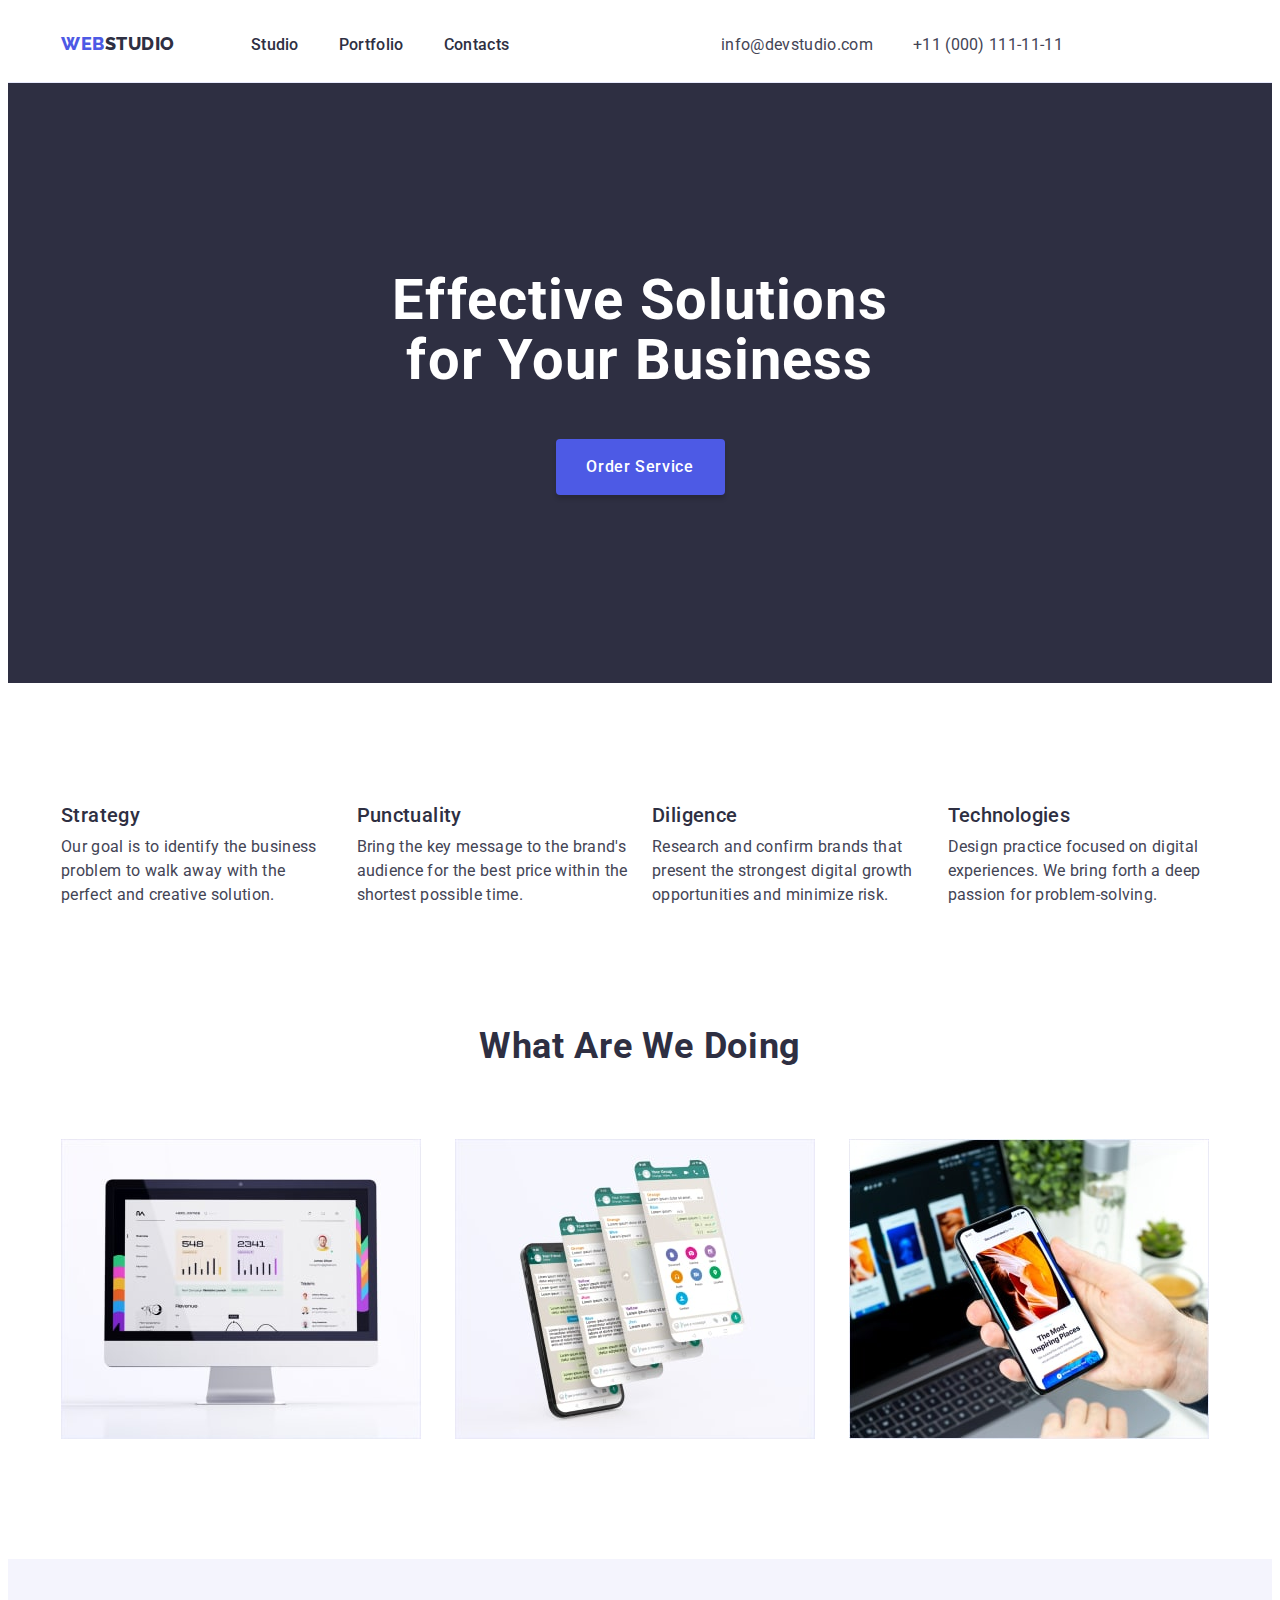
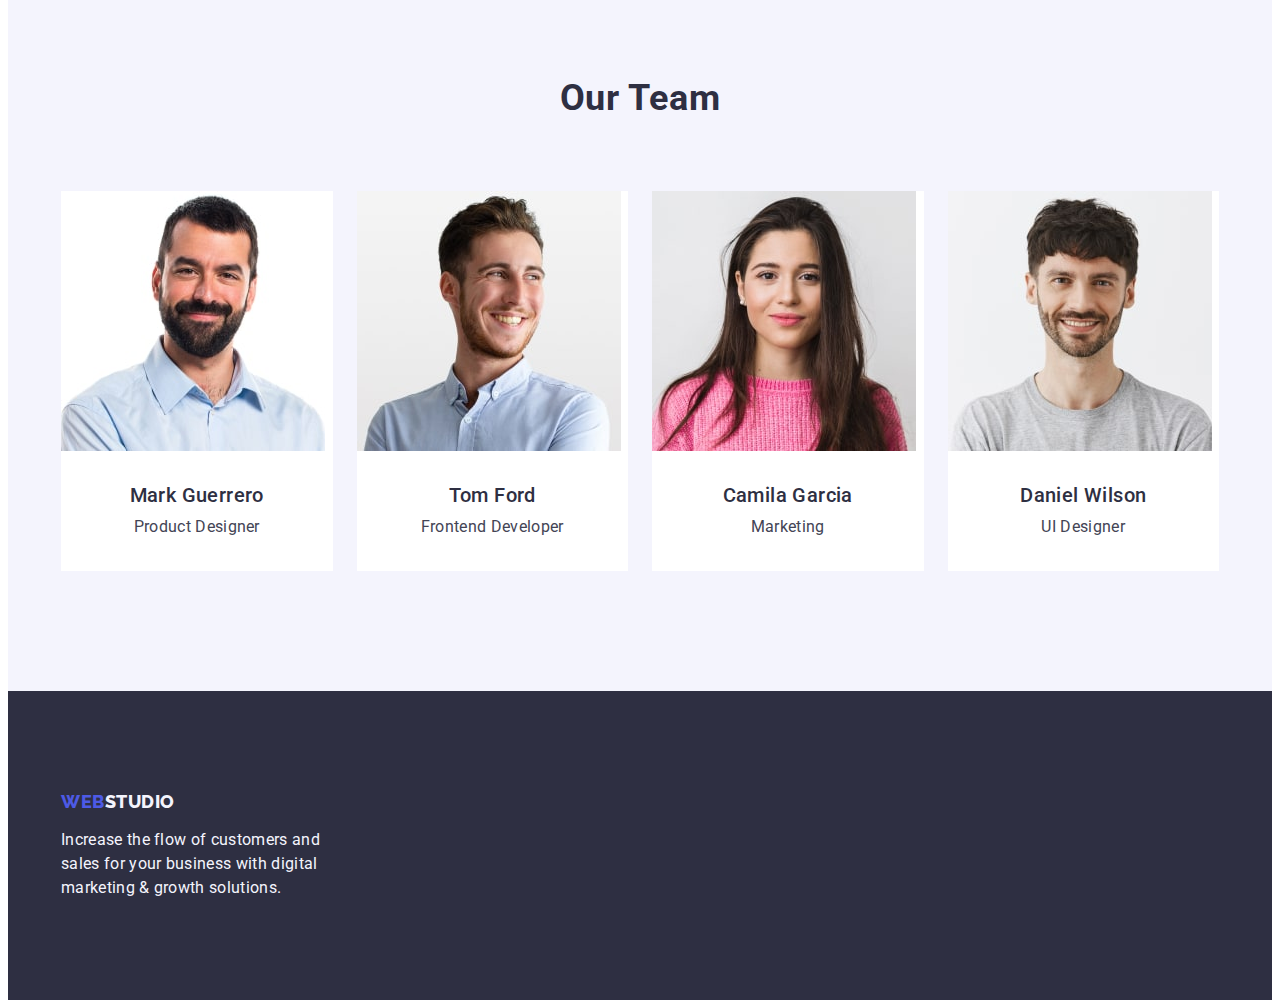
<file: index.html>
<!DOCTYPE html>
<html lang="en">
  <head>
    <meta charset="UTF-8" />
    <meta http-equiv="X-UA-Compatible" content="IE=edge" />
    <meta name="viewport" content="width=device-width, initial-scale=1.0" />
    <title>WebStudio</title>
    <link rel="preconnect" href="https://fonts.googleapis.com" />
    <link rel="preconnect" href="https://fonts.gstatic.com" crossorigin />
    <link
      href="https://fonts.googleapis.com/css2?family=Raleway:wght@800&family=Roboto:wght@400;500;700;900&display=swap"
      rel="stylesheet"
    />
    <link
      rel="stylesheet"
      href="https://cdnjs.cloudflare.com/ajax/libs/modern-normalize/1.1.0/modern-normalize.min.css"
      integrity="sha512-wpPYUAdjBVSE4KJnH1VR1HeZfpl1ub8YT/NKx4PuQ5NmX2tKuGu6U/JRp5y+Y8XG2tV+wKQpNHVUX03MfMFn9Q=="
      crossorigin="anonymous"
      referrerpolicy="no-referrer"
    />
    <link rel="stylesheet" href="./css/styles.css" />
  </head>
  <body>
    <!-- Header -->
    <header class="header">
      <div class="container header-container">
        <nav class="navigation">
          <a class="logo link" href="./index.html"
            >Web<span class="logo-header">Studio</span></a
          >

          <ul class="navigation-list list">
            <li><a class="link" href="./index.html">Studio</a></li>
            <li><a class="link" href="./portfolio.html">Portfolio</a></li>
            <li><a class="link" href="">Contacts</a></li>
          </ul>
        </nav>

        <address class="contacts">
          <ul class="contacts-list list">
            <li>
              <a class="link phone" href="mailto:info@devstudio.com"
                >info@devstudio.com</a
              >
            </li>
            <li>
              <a class="link mail" href="tel:+110001111111"
                >+11 (000) 111-11-11</a
              >
            </li>
          </ul>
        </address>
      </div>
    </header>
    <!-- Main content -->
    <main>
      <!-- Hero -->
      <section class="hero">
        <div class="container">
          <h1 class="hero-text">Effective Solutions for Your Business</h1>
          <button class="hero-btn button" type="button">Order Service</button>
        </div>
      </section>

      <section class="advantages section">
        <div class="container">
          <h2 class="advantages-title visually-hidden">Advantages</h2>
          <ul class="advantages-list list">
            <li class="advantages-items">
              <h3 class="advantages-list-name">Strategy</h3>
              <p class="advantages-list-text">
                Our goal is to identify the business problem to walk away with
                the perfect and creative solution.
              </p>
            </li>
            <li class="advantages-items">
              <h3 class="advantages-list-name">Punctuality</h3>
              <p class="advantages-list-text">
                Bring the key message to the brand's audience for the best price
                within the shortest possible time.
              </p>
            </li>
            <li class="advantages-items">
              <h3 class="advantages-list-name">Diligence</h3>
              <p class="advantages-list-text">
                Research and confirm brands that present the strongest digital
                growth opportunities and minimize risk.
              </p>
            </li>
            <li class="advantages-items">
              <h3 class="advantages-list-name">Technologies</h3>
              <p class="advantages-list-text">
                Design practice focused on digital experiences. We bring forth a
                deep passion for problem-solving.
              </p>
            </li>
          </ul>
        </div>
      </section>
      <section class="works">
        <div class="container">
          <h2 class="works-title">What are we doing</h2>
          <ul class="works-list list">
            <li class="works-list-picture">
              <img
                src="./images/rectangle_71.jpg"
                alt="Figure 1"
                width="360"
                height="300"
              />
            </li>
            <li class="works-list-picture">
              <img
                src="./images/rectangle_72.jpg"
                alt="Figure 2"
                width="360"
                height="300"
              />
            </li>
            <li class="works-list-picture">
              <img
                src="./images/rectangle_73.jpg"
                alt="Figure 3"
                width="360"
                height="300"
              />
            </li>
          </ul>
        </div>
      </section>
      <section class="team section">
        <div class="container">
          <h2 class="team-title">Our Team</h2>
          <ul class="team-list list">
            <li class="team-list-picture">
              <img
                src="./images/portrait1.jpg"
                alt="portrait 1"
                width="264"
                height="260"
              />
              <div class="team-card-sign">
                <h3 class="team-list-name">Mark Guerrero</h3>
                <p class="team-list-text">Product Designer</p>
              </div>
            </li>
            <li class="team-list-picture">
              <img
                src="./images/portrait2.jpg"
                alt="portrait 2"
                width="264"
                height="260"
              />
              <div class="team-card-sign">
                <h3 class="team-list-name">Tom Ford</h3>
                <p class="team-list-text">Frontend Developer</p>
              </div>
            </li>
            <li class="team-list-picture">
              <img
                src="./images/portrait3.jpg"
                alt="portrait 3"
                width="264"
                height="260"
              />
              <div class="team-card-sign">
                <h3 class="team-list-name">Camila Garcia</h3>
                <p class="team-list-text">Marketing</p>
              </div>
            </li>
            <li class="team-list-picture">
              <img
                src="./images/portrait4.jpg"
                alt="portrait 4"
                width="264"
                height="260"
              />
              <div class="team-card-sign">
                <h3 class="team-list-name">Daniel Wilson</h3>
                <p class="team-list-text">UI Designer</p>
              </div>
            </li>
          </ul>
        </div>
      </section>
    </main>
    <!-- Footer -->
    <footer class="basement">
      <div class="container">
        <a class="logo link" href="./index.html"
          >Web<span class="logo-footer">Studio</span></a
        >
        <p class="basement-text">
          Increase the flow of customers and sales for your business with
          digital marketing & growth solutions.
        </p>
      </div>
    </footer>
  </body>
</html>
</file>
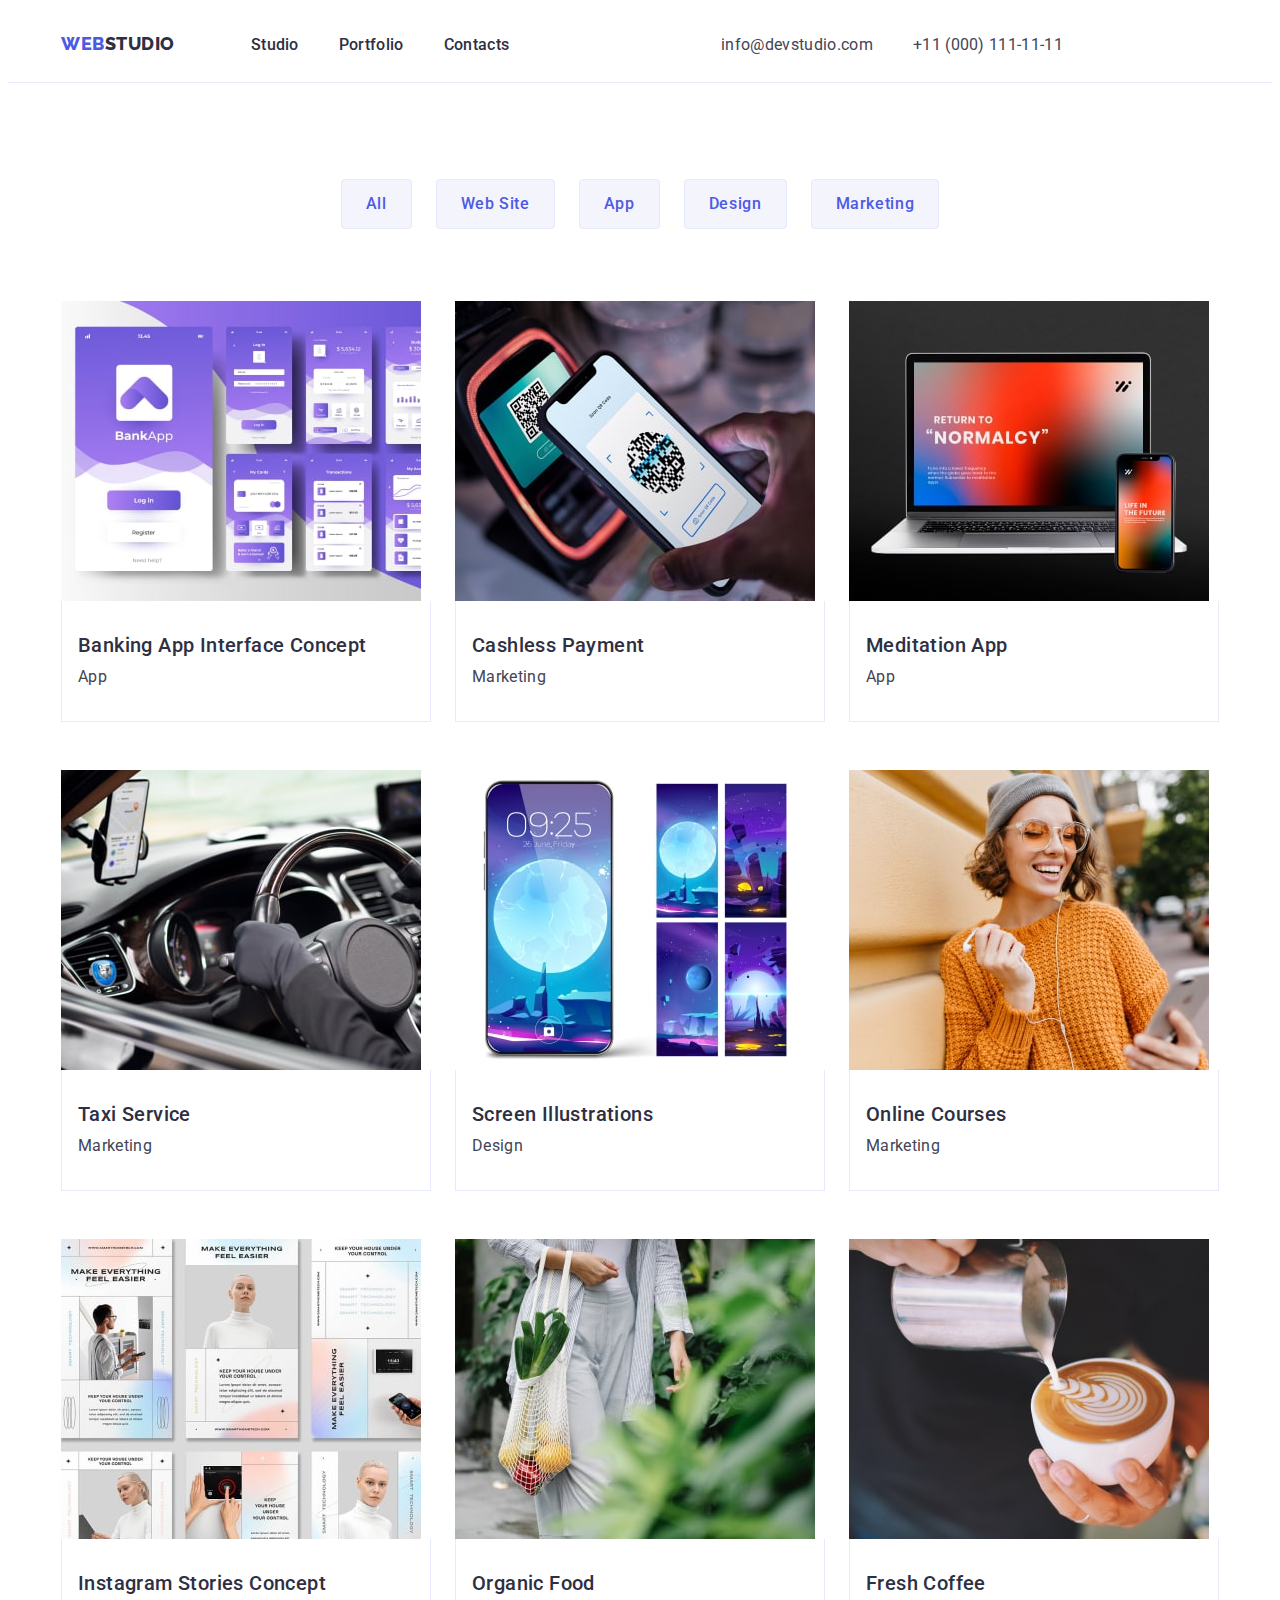
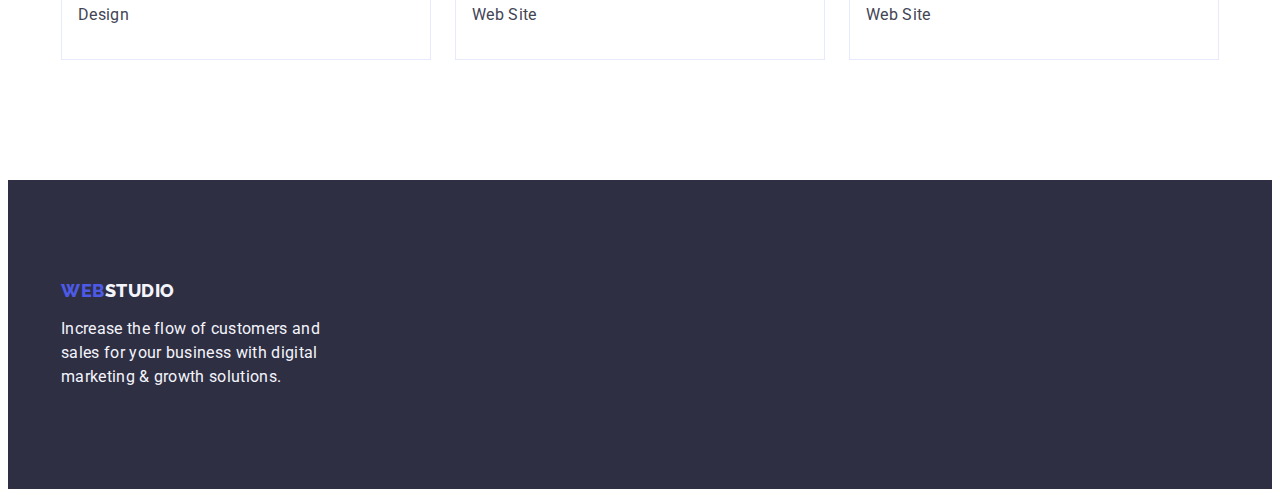
<file: portfolio.html>
<!DOCTYPE html>
<html lang="en">
  <head>
    <meta charset="UTF-8" />
    <meta http-equiv="X-UA-Compatible" content="IE=edge" />
    <meta name="viewport" content="width=device-width, initial-scale=1.0" />
    <title>Portfolio</title>
    <link rel="preconnect" href="https://fonts.googleapis.com" />
    <link rel="preconnect" href="https://fonts.gstatic.com" crossorigin />
    <link
      href="https://fonts.googleapis.com/css2?family=Raleway:wght@800&family=Roboto:wght@400;500;700;900&display=swap"
      rel="stylesheet"
    />
    <link
      rel="stylesheet"
      href="https://cdnjs.cloudflare.com/ajax/libs/modern-normalize/1.1.0/modern-normalize.min.css"
      integrity="sha512-wpPYUAdjBVSE4KJnH1VR1HeZfpl1ub8YT/NKx4PuQ5NmX2tKuGu6U/JRp5y+Y8XG2tV+wKQpNHVUX03MfMFn9Q=="
      crossorigin="anonymous"
      referrerpolicy="no-referrer"
    />
    <link rel="stylesheet" href="./css/styles.css" />
  </head>
  <body>
    <!-- Header -->
    <header class="header">
      <div class="container header-container">
        <nav class="navigation">
          <a class="logo link" href="./index.html"
            >Web<span class="logo-header">Studio</span></a
          >

          <ul class="navigation-list list">
            <li><a class="link menu" href="./index.html">Studio</a></li>
            <li><a class="link menu" href="./portfolio.html">Portfolio</a></li>
            <li><a class="link menu" href="">Contacts</a></li>
          </ul>
        </nav>

        <address class="contacts">
          <ul class="contacts-list list">
            <li>
              <a class="link phone" href="mailto:info@devstudio.com"
                >info@devstudio.com</a
              >
            </li>
            <li>
              <a class="link mail" href="tel:+110001111111"
                >+11 (000) 111-11-11</a
              >
            </li>
          </ul>
        </address>
      </div>
    </header>
    <!-- Main content -->
    <main>
      <section class="projects">
        <div class="container">
          <h1 class="projects-title visually-hidden">projects</h1>
          <ul class="filters-list list">
            <li class="filters-item">
              <button class="portfolio-btn button" type="button">All</button>
            </li>
            <li class="filters-item">
              <button class="portfolio-btn button" type="button">
                Web Site
              </button>
            </li>
            <li class="filters-item">
              <button class="portfolio-btn button" type="button">App</button>
            </li>
            <li class="filters-item">
              <button class="portfolio-btn button" type="button">Design</button>
            </li>
            <li class="filters-item">
              <button class="portfolio-btn button" type="button">
                Marketing
              </button>
            </li>
          </ul>

          <ul class="projects-list list">
            <li class="project-card">
              <a class="project-link" href=""
                ><img
                  src="./images/project1.jpg"
                  alt="project 1"
                  width="360"
                  height="300"
                />
                <div class="portfolio-card-sign">
                  <h2 class="projects-name">Banking App Interface Concept</h2>
                  <p class="portfolio-text">App</p>
                </div>
              </a>
            </li>

            <li class="project-card">
              <a class="project-link" href=""
                ><img
                  src="./images/project2.jpg"
                  alt="project 2"
                  width="360"
                  height="300"
                />
                <div class="portfolio-card-sign">
                  <h2 class="projects-name">Cashless Payment</h2>
                  <p class="portfolio-text">Marketing</p>
                </div>
              </a>
            </li>

            <li class="project-card">
              <a class="project-link" href=""
                ><img
                  src="./images/project3.jpg"
                  alt="project 3"
                  width="360"
                  height="300"
                />
                <div class="portfolio-card-sign">
                  <h2 class="projects-name">Meditation App</h2>
                  <p class="portfolio-text">App</p>
                </div>
              </a>
            </li>

            <li class="project-card">
              <a class="project-link" href=""
                ><img
                  src="./images/project7.jpg"
                  alt="project 7"
                  width="360"
                  height="300"
                />
                <div class="portfolio-card-sign">
                  <h2 class="projects-name">Taxi Service</h2>
                  <p class="portfolio-text">Marketing</p>
                </div>
              </a>
            </li>

            <li class="project-card">
              <a class="project-link" href=""
                ><img
                  src="./images/project8.jpg"
                  alt="project 8"
                  width="360"
                  height="300"
                />
                <div class="portfolio-card-sign">
                  <h2 class="projects-name">Screen Illustrations</h2>
                  <p class="portfolio-text">Design</p>
                </div>
              </a>
            </li>

            <li class="project-card">
              <a class="project-link" href=""
                ><img
                  src="./images/project9.jpg"
                  alt="project 9"
                  width="360"
                  height="300"
                />
                <div class="portfolio-card-sign">
                  <h2 class="projects-name">Online Courses</h2>
                  <p class="portfolio-text">Marketing</p>
                </div>
              </a>
            </li>

            <li class="project-card">
              <a class="project-link" href=""
                ><img
                  src="./images/project10.jpg"
                  alt="project 10"
                  width="360"
                  height="300"
                />
                <div class="portfolio-card-sign">
                  <h2 class="projects-name">Instagram Stories Concept</h2>
                  <p class="portfolio-text">Design</p>
                </div>
              </a>
            </li>

            <li class="project-card">
              <a class="project-link" href=""
                ><img
                  src="./images/project11.jpg"
                  alt="project 11"
                  width="360"
                  height="300"
                />
                <div class="portfolio-card-sign">
                  <h2 class="projects-name">Organic Food</h2>
                  <p class="portfolio-text">Web Site</p>
                </div>
              </a>
            </li>

            <li class="project-card">
              <a class="project-link" href="">
                <img
                  src="./images/project12.jpg"
                  alt="project 12"
                  width="360"
                  height="300"
                />
                <div class="portfolio-card-sign">
                  <h2 class="projects-name">Fresh Coffee</h2>
                  <p class="portfolio-text">Web Site</p>
                </div>
              </a>
            </li>
          </ul>
        </div>
      </section>
    </main>
    <!-- Footer -->
    <footer class="basement">
      <div class="container">
        <a class="logo link" href="./index.html"
          >Web<span class="logo-footer">Studio</span></a
        >
        <p class="basement-text">
          Increase the flow of customers and sales for your business with
          digital marketing & growth solutions.
        </p>
      </div>
    </footer>
  </body>
</html>
</file>
<file: css/styles.css>
:root {
  --primary-brand-color: #d9d9d9;
  --pressed-state-color: #404bbf;
  --dark-color: #2e2f42;
  --text-color: #434455;
  --subtle-text-color: #8e8f99;
  --accent-color: #e7e9fc;
  --hero-background: #2e2f42;
  --modal-background: #fcfcfc;
  --logo-color: #4d5ae5;
  --light-background: #ffffff;
  --another-background: #f4f4fd;
}

p,
h1,
h2,
h3,
h4,
h5,
h6 {
  margin: 0;
}

ul {
  margin: 0;
  padding-left: 0;
}

img {
  display: block;
  max-width: 100%;
  height: auto;
}

body {
  font-family: "Roboto", sans-serif;
  color: var(--text-color);
  background-color: var(--light-background);
}

.list {
  list-style: none;
}

.link {
  text-decoration: none;
  color: inherit;
}

.project-link {
  text-decoration: none;
  color: inherit;
}

.link:hover,
.link:focus {
  color: var(--pressed-state-color);
}

.button:hover,
.button:focus {
  background-color: var(--pressed-state-color);
  color: var(--light-background);
  box-shadow: 0px 3px 1px rgba(0, 0, 0, 0.1), 0px 2px 1px rgba(0, 0, 0, 0.08),
    0px 2px 2px rgba(0, 0, 0, 0.12);
  border-radius: 4px;
  border-color: var(--pressed-state-color);
}

.container {
  width: 1158px;
  padding-left: 15px;
  padding-right: 15px;
  margin: 0 auto;
}
/* Header*/
.header {
  border-bottom: 1px solid var(--accent-color);
  padding: 25px 0;
}

.header-container {
  display: flex;
}

.logo {
  font-family: "Raleway", sans-serif;
  font-weight: 800;
  font-size: 18px;
  line-height: 1.17;
  letter-spacing: 0.03em;
  text-transform: uppercase;
  color: var(--logo-color);
  margin-right: 76px;
}

.logo-header {
  color: var(--dark-color);
}

.logo-footer {
  color: var(--another-background);
}

.navigation {
  display: flex;
  margin-right: auto;
}

.navigation-list {
  font-weight: 500;
  font-size: 16px;
  line-height: 1.5;
  letter-spacing: 0.02em;
  color: var(--dark-color);
  display: flex;
  gap: 40px;
}

.contacts {
  font-size: 16px;
  font-style: normal;
  line-height: 1.5;
  letter-spacing: 0.02em;
  color: var(--text-color);
}

.contacts-list {
  display: flex;
}
.menu {
}

.phone {
  margin-right: 40px;
}
.mail {
  margin-right: 156px;
}

.visually-hidden {
  position: absolute;
  top: -150%;
  z-index: -100;
  width: 0;
  height: 0;
  opacity: 0;
  visibility: hidden;
  user-select: none;
  pointer-events: none;
  cursor: none;
  margin: 0;
  padding: 0;
  overflow: hidden;
  border: none;
  outline: none;
  white-space: nowrap;
}

/* Main */

.hero {
  background-color: var(--dark-color);
  padding-top: 188px;
  padding-bottom: 188px;
}

.hero-text {
  font-size: 56px;
  line-height: 1.07;
  text-align: center;
  letter-spacing: 0.02em;
  color: var(--light-background);
  width: 496px;
  margin: 0 auto;
}
.hero-btn {
  min-width: 169px;
  height: 56px;
  background-color: var(--logo-color);
  font-family: inherit;
  font-weight: 500;
  font-size: 16px;
  line-height: 1.5;
  letter-spacing: 0.04em;
  color: var(--light-background);
  cursor: pointer;
  display: block;
  margin: 48px auto 0 auto;
  border: none;
  box-shadow: 0px 4px 4px rgba(0, 0, 0, 0.15);
  border-radius: 4px;
}

.section {
  padding-top: 120px;
  padding-bottom: 120px;
}

.advantages-title {
  font-weight: 500;
  font-size: 20px;
  line-height: 1.2;
  letter-spacing: 0.02em;
  color: var(--dark-color);
}
.advantages-list {
  display: flex;
  gap: 24px;
}
.advantages-list li {
  width: calc((100% - 72px) / 4);
}
.advantages-items {
}
.advantages-list-name {
  font-weight: 500;
  font-size: 20px;
  line-height: 1.2;
  letter-spacing: 0.02em;
  color: var(--dark-color);
  margin-bottom: 8px;
}
.advantages-list-text {
  font-size: 16px;
  line-height: 1.5;
  letter-spacing: 0.02em;
  color: var(--text-color);
}
.works {
  padding-bottom: 120px;
}

.works-title {
  font-size: 36px;
  line-height: 1.11;
  text-align: center;
  letter-spacing: 0.02em;
  text-transform: capitalize;
  color: var(--dark-color);
}
.works-list {
  display: flex;
  gap: 24px;
  margin-top: 72px;
}

.works-list-picture {
  width: calc((100% - 48px) / 3);
}

.team {
  background-color: var(--another-background);
}
.team-title {
  font-size: 36px;
  line-height: 1.11;
  text-align: center;
  letter-spacing: 0.02em;
  text-transform: capitalize;
  color: var(--dark-color);
}
.team-list {
  display: flex;
  gap: 24px;
  margin-top: 72px;
}

.team-list-picture {
  background-color: var(--light-background);
  width: calc((100% - 72px) / 4);
}
.team-list-name {
  font-weight: 500;
  font-size: 20px;
  text-align: center;
  line-height: 1.2;
  letter-spacing: 0.02em;
  color: var(--dark-color);
}
.team-list-text {
  font-size: 16px;
  text-align: center;
  line-height: 1.5;
  letter-spacing: 0.02em;
  color: var(--text-color);
  margin-top: 8px;
}

.team-card-sign {
  padding: 32px 16px;
}

/* FOOTER */

.basement {
  background-color: var(--dark-color);
  padding-top: 100px;
  padding-bottom: 100px;
}

.basement-text {
  font-size: 16px;
  line-height: 1.5;
  letter-spacing: 0.02em;
  color: var(--another-background);
  margin-top: 16px;
  width: 264px;
}

/* Portfolio */

.projects {
  padding-top: 96px;
  padding-bottom: 120px;
}
.projects-title {
  font-weight: 500;
  font-size: 20px;
  line-height: 1.2;
  letter-spacing: 0.02em;
  color: var(--dark-color);
}
.filters-list {
  display: flex;
  gap: 24px;
  justify-content: center;
}

.filters-item {
}
.portfolio-btn {
  background-color: var(--another-background);
  font-family: inherit;
  font-weight: 500;
  font-size: 16px;
  line-height: 1.5;
  letter-spacing: 0.04em;
  color: var(--logo-color);
  cursor: pointer;
  border: 1px solid var(--accent-color);
  border-radius: 4px;
  padding: 12px 24px;
}

.projects-list {
  font-weight: 500;
  font-size: 20px;
  line-height: 1.2;
  letter-spacing: 0.02em;
  color: var(--dark-color);
  display: flex;
  flex-wrap: wrap;
  gap: 48px 24px;
  margin-top: 72px;
}

.projects-list li {
  width: calc((100% - 48px) / 3);
}

.project-card {
}
.projects-name {
  font-weight: 500;
  font-size: 20px;
  line-height: 1.2;
  letter-spacing: 0.02em;
  color: var(--dark-color);
}

.projects-title {
}

.portfolio-text {
  font-weight: 400;
  font-size: 16px;
  line-height: 1.5;
  letter-spacing: 0.02em;
  color: var(--text-color);
  margin-top: 8px;
}

.portfolio-card-sign {
  padding: 32px 16px;
  border-bottom: 1px solid #e7e9fc;
  border-left: 1px solid #e7e9fc;
  border-right: 1px solid #e7e9fc;
}
</file>
